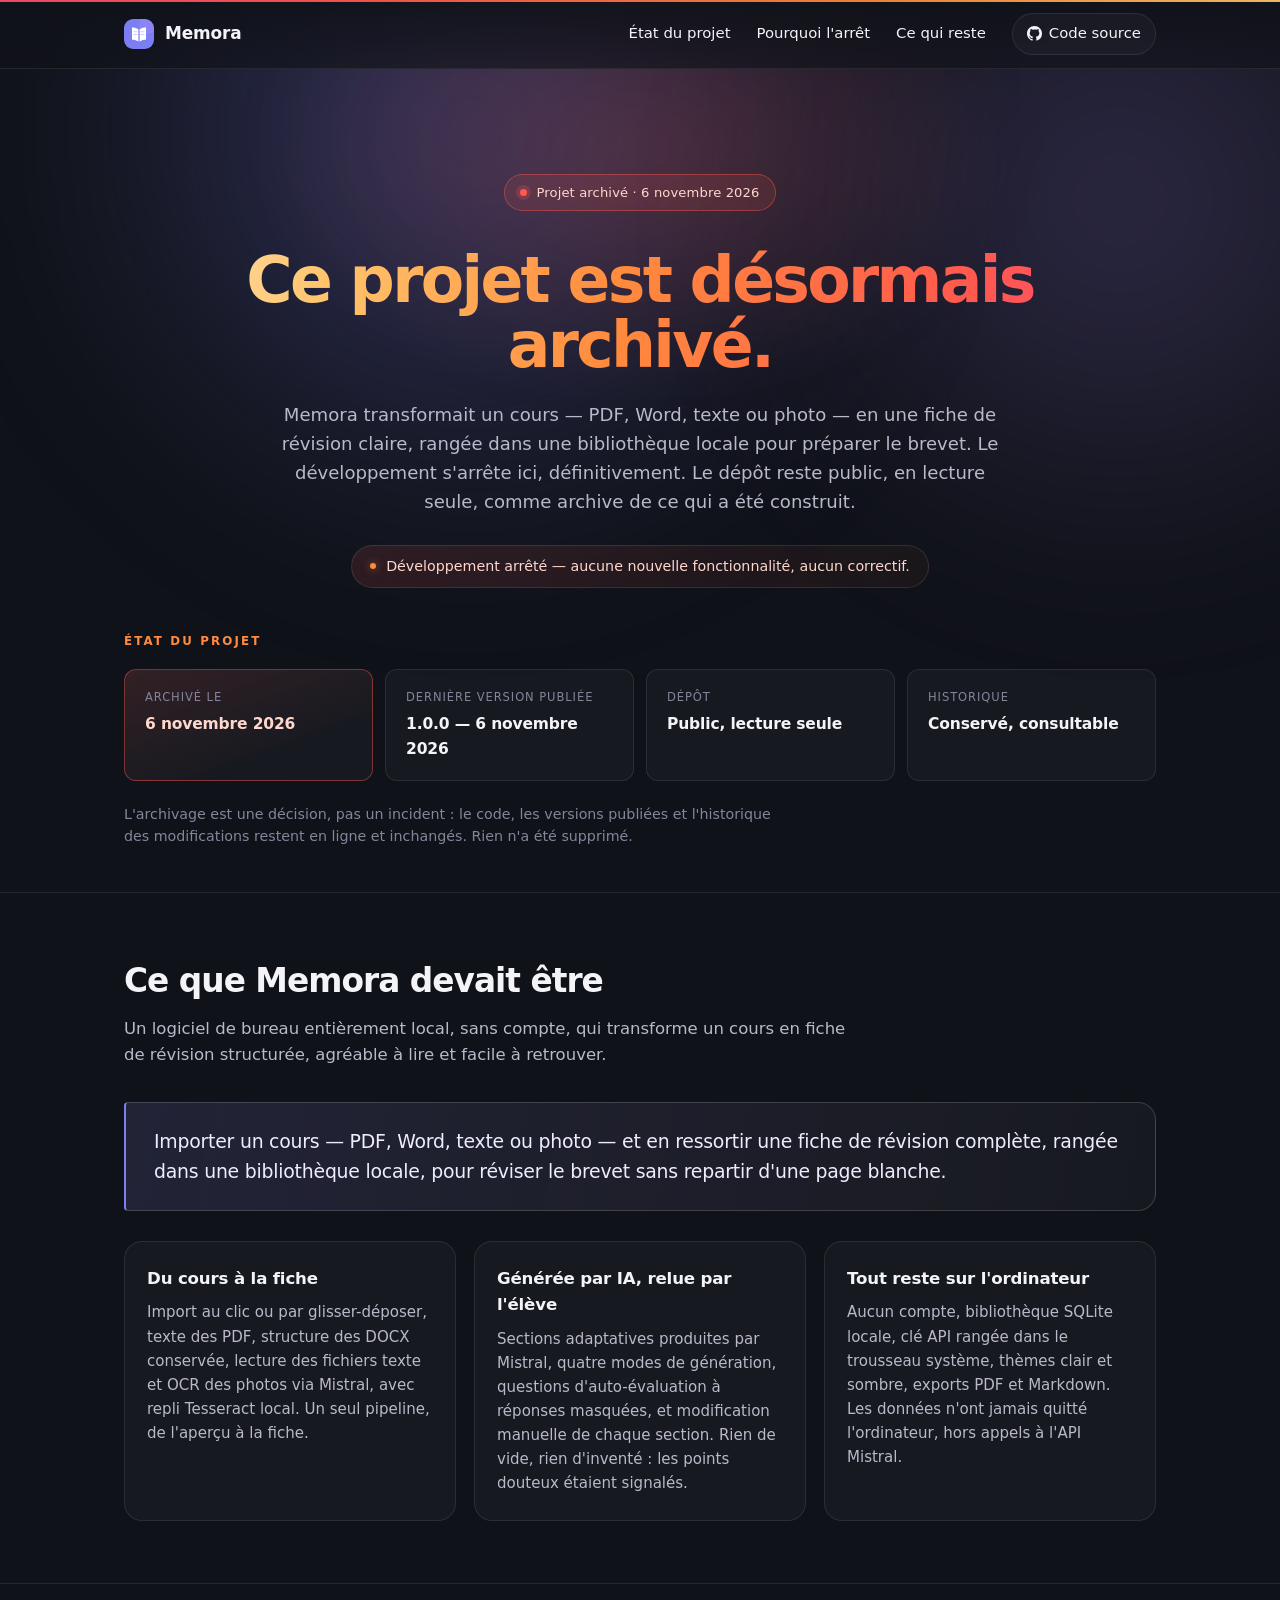
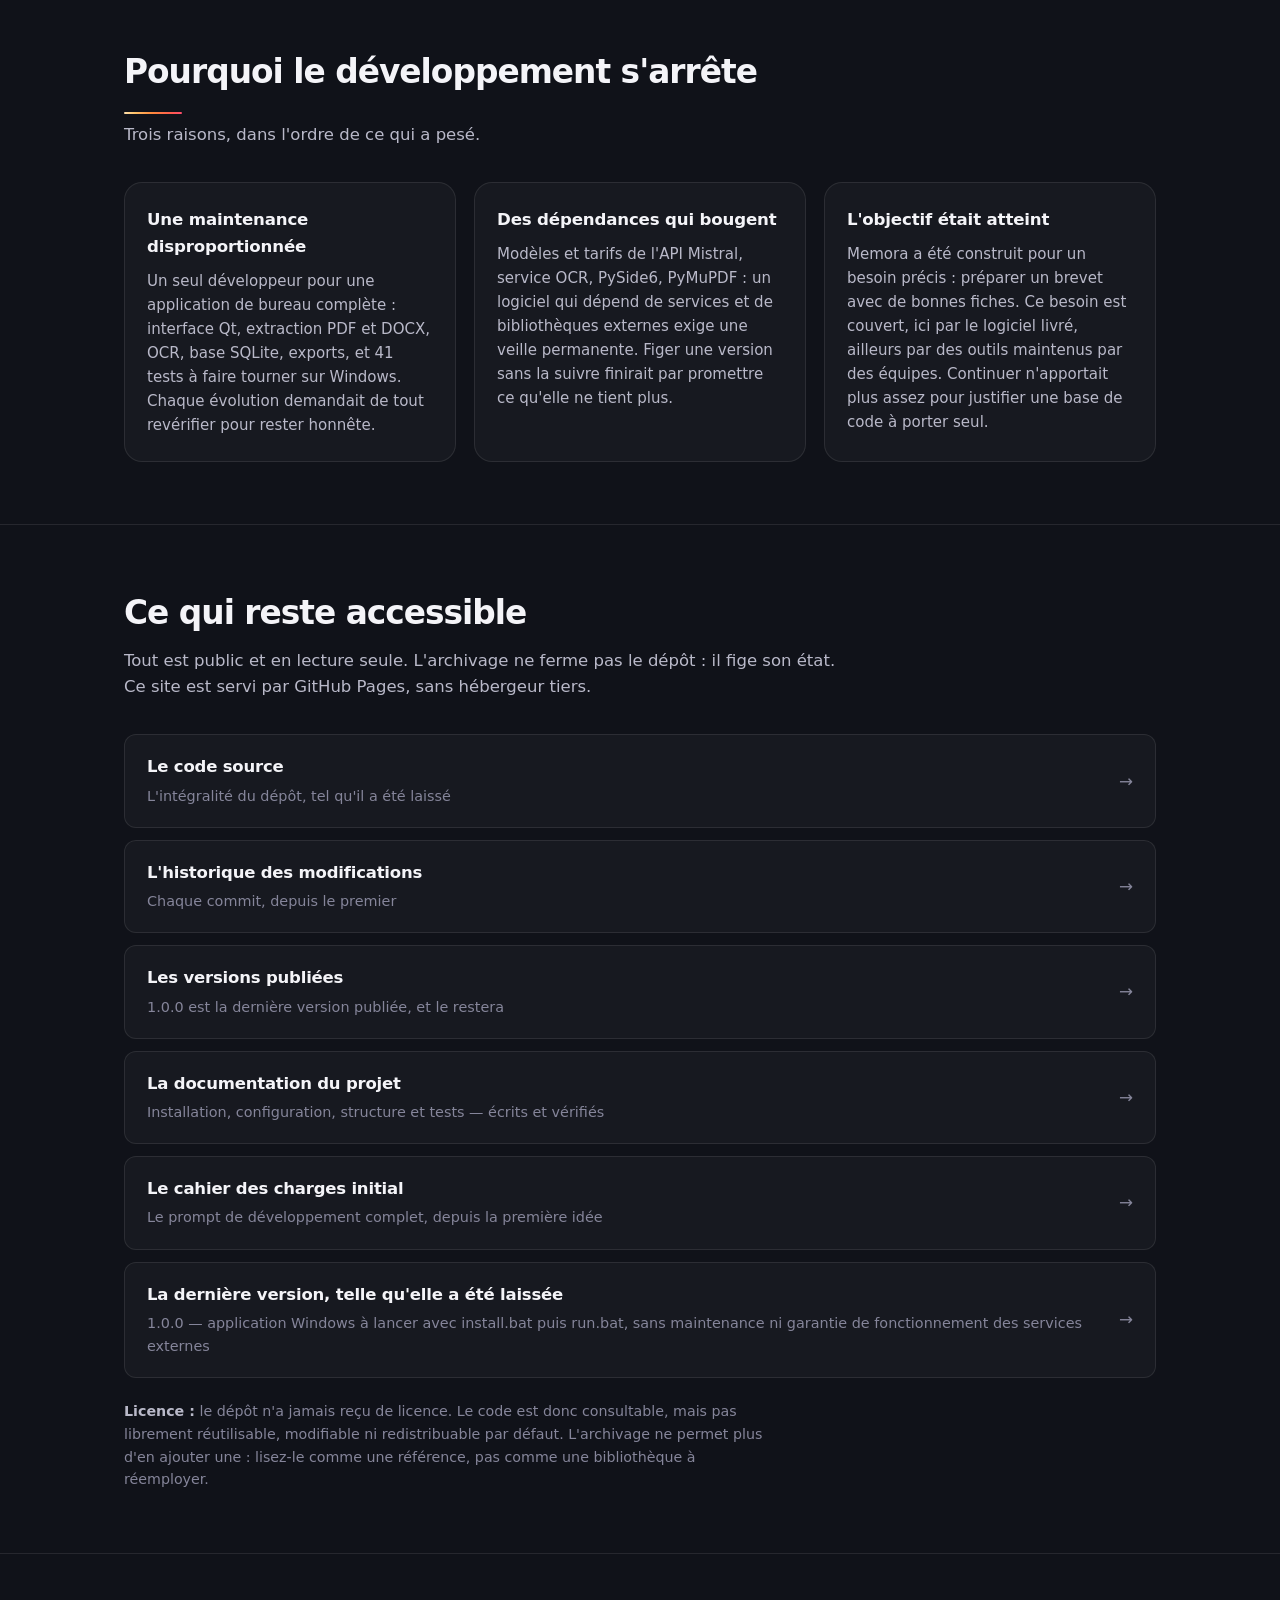
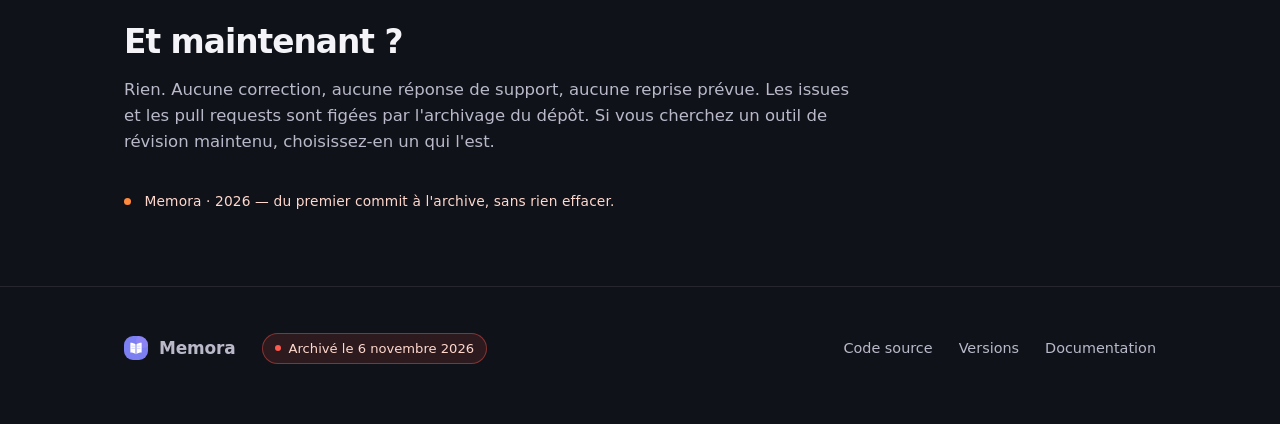
<file: docs/index.html>
<!doctype html>
<html lang="fr">
  <head>
    <meta charset="utf-8" />
    <meta name="viewport" content="width=device-width, initial-scale=1" />
    <title>Memora — projet archivé le 6 novembre 2026</title>
    <meta
      name="description"
      content="Memora, logiciel personnel de révision qui transformait un cours en fiche de révision grâce à l'IA, est archivé. Le développement est définitivement arrêté ; le dépôt reste public, en lecture seule, comme archive de ce qui a été construit."
    />
    <meta name="theme-color" content="#101219" />
    <meta name="color-scheme" content="dark" />
    <link rel="icon" href="favicon.svg" type="image/svg+xml" />
    <meta property="og:type" content="website" />
    <meta property="og:title" content="Memora — projet archivé" />
    <meta
      property="og:description"
      content="Le développement de Memora est arrêté. Le dépôt reste public, en lecture seule, comme archive."
    />
    <meta property="og:url" content="https://louxos.github.io/Memora/" />
    <meta property="og:image" content="https://louxos.github.io/Memora/favicon.svg" />
    <meta name="twitter:card" content="summary" />
    <style>
/* ------------------------------------------------------------------ *
 * Memora — page d'archive publiée (GitHub Pages).
 *
 * Feuille reprise telle quelle des fichiers fournis, adaptée à la charte
 * du projet : nuit presque noire, indigo et violet Memora contrôlés.
 * Aucune ressource distante : ni police, ni script, ni image à charger.
 * ------------------------------------------------------------------ */

:root {
  --bg: #101219;
  --bg-soft: #1a1d2b;
  --panel: rgba(255, 255, 255, 0.032);
  --panel-strong: rgba(255, 255, 255, 0.055);
  --line: rgba(255, 255, 255, 0.09);
  --line-strong: rgba(255, 255, 255, 0.16);
  --ink: #f4f4f8;
  --ink-soft: #b9b9c9;
  --ink-dim: #85859a;
  --violet: #7c7ff2;
  --blue: #a78bfa;
  --violet-soft: rgba(124, 127, 242, 0.16);
  --radius: 18px;
  --radius-sm: 12px;
  --wrap: 1120px;
  --shadow: 0 30px 80px -40px rgba(0, 0, 0, 0.95);
}

* {
  box-sizing: border-box;
}

html {
  scroll-behavior: smooth;
}

body {
  margin: 0;
  background: var(--bg);
  color: var(--ink);
  font-family: "Inter", "Segoe UI", system-ui, -apple-system, "Helvetica Neue", Arial, sans-serif;
  font-size: 16.5px;
  line-height: 1.6;
  -webkit-font-smoothing: antialiased;
  text-rendering: optimizeLegibility;
  overflow-x: hidden;
}

/* Deux halos très larges, posés en fond : la seule « décoration » de la page. */
body::before,
body::after {
  content: "";
  position: fixed;
  z-index: 0;
  pointer-events: none;
  border-radius: 50%;
  filter: blur(90px);
}

body::before {
  top: -320px;
  left: 50%;
  width: 900px;
  height: 900px;
  margin-left: -620px;
  background: radial-gradient(circle, rgba(124, 127, 242, 0.34), transparent 68%);
}

body::after {
  top: -180px;
  right: -220px;
  width: 760px;
  height: 760px;
  background: radial-gradient(circle, rgba(167, 139, 250, 0.22), transparent 70%);
}

.wrap {
  position: relative;
  z-index: 1;
  width: 100%;
  max-width: var(--wrap);
  margin: 0 auto;
  padding: 0 24px;
}

a {
  color: var(--ink);
  text-decoration: none;
}

a:focus-visible,
button:focus-visible {
  outline: 2px solid var(--blue);
  outline-offset: 3px;
  border-radius: 6px;
}

.skip-link {
  position: absolute;
  left: -9999px;
  top: 0;
}

.skip-link:focus {
  left: 16px;
  top: 12px;
  z-index: 20;
  padding: 10px 16px;
  background: var(--panel-strong);
  border: 1px solid var(--line-strong);
  border-radius: var(--radius-sm);
}

/* ------------------------------------------------------------------ *
 * Barre supérieure
 * ------------------------------------------------------------------ */

.topbar {
  position: sticky;
  top: 0;
  z-index: 10;
  backdrop-filter: blur(14px);
  background: linear-gradient(to bottom, rgba(16, 18, 25, 0.92), rgba(16, 18, 25, 0.62));
  border-bottom: 1px solid var(--line);
}

.topbar .wrap {
  display: flex;
  align-items: center;
  gap: 20px;
  height: 68px;
}

.brand {
  display: flex;
  align-items: center;
  gap: 11px;
  font-weight: 650;
  letter-spacing: -0.01em;
  white-space: nowrap;
}

.brand svg {
  width: 30px;
  height: 30px;
  border-radius: 9px;
  flex: none;
}

.brand span {
  font-size: 1.06rem;
}

.topnav {
  display: flex;
  align-items: center;
  gap: 26px;
  margin-left: auto;
  font-size: 0.93rem;
  color: var(--ink-soft);
}

.topnav a:hover {
  color: var(--ink);
}

.topnav .stars {
  display: inline-flex;
  align-items: center;
  gap: 7px;
  padding: 8px 14px;
  border: 1px solid var(--line);
  border-radius: 999px;
  background: var(--panel);
  color: var(--ink);
  transition: border-color 0.16s ease, background 0.16s ease;
}

.topnav .stars:hover {
  border-color: var(--line-strong);
  background: var(--panel-strong);
}

@media (max-width: 760px) {
  .topnav a:not(.stars),
  .topnav .hide-sm {
    display: none;
  }
}

/* ------------------------------------------------------------------ *
 * Héros
 * ------------------------------------------------------------------ */

.hero {
  padding: 76px 0 54px;
  text-align: center;
}

.pill {
  display: inline-flex;
  align-items: center;
  gap: 9px;
  padding: 7px 15px;
  border: 1px solid var(--line);
  border-radius: 999px;
  background: var(--panel);
  color: var(--ink-soft);
  font-size: 0.82rem;
  letter-spacing: 0.01em;
}

.dot {
  width: 7px;
  height: 7px;
  border-radius: 50%;
  background: var(--blue);
  box-shadow: 0 0 0 4px rgba(167, 139, 250, 0.16);
}

h1 {
  margin: 26px auto 0;
  max-width: 20ch;
  font-size: clamp(2.35rem, 6.2vw, 4.15rem);
  line-height: 1.05;
  letter-spacing: -0.035em;
  font-weight: 700;
}

h1 .grad {
  background: linear-gradient(100deg, #d3d4ff 0%, var(--violet) 42%, var(--blue) 92%);
  -webkit-background-clip: text;
  background-clip: text;
  color: transparent;
}

.lede {
  max-width: 62ch;
  margin: 22px auto 0;
  color: var(--ink-soft);
  font-size: clamp(1rem, 2.1vw, 1.14rem);
}

/* ------------------------------------------------------------------ *
 * Le bloc le plus haut de la page : où aller.
 * ------------------------------------------------------------------ */

.gateway {
  position: relative;
  max-width: 780px;
  margin: 42px auto 0;
  padding: 30px 30px 28px;
  text-align: left;
  border: 1px solid var(--line-strong);
  border-radius: 24px;
  background:
    linear-gradient(180deg, rgba(124, 127, 242, 0.1), rgba(124, 127, 242, 0) 55%),
    var(--panel);
  box-shadow: var(--shadow);
  overflow: hidden;
}

.gateway::before {
  content: "";
  position: absolute;
  inset: 0 0 auto 0;
  height: 1px;
  background: linear-gradient(90deg, transparent, rgba(124, 127, 242, 0.85), rgba(167, 139, 250, 0.6), transparent);
}

.gateway h2 {
  margin: 0 0 6px;
  font-size: 1.32rem;
  letter-spacing: -0.02em;
}

.gateway .hint {
  margin: 0 0 20px;
  color: var(--ink-soft);
  font-size: 0.97rem;
}

.urlbox {
  display: flex;
  align-items: center;
  gap: 10px;
  padding: 6px 6px 6px 16px;
  border: 1px solid var(--line);
  border-radius: 14px;
  background: rgba(0, 0, 0, 0.42);
}

.urlbox code {
  flex: 1;
  min-width: 0;
  overflow: hidden;
  text-overflow: ellipsis;
  white-space: nowrap;
  font-family: "Cascadia Mono", "JetBrains Mono", ui-monospace, SFMono-Regular, Menlo, monospace;
  font-size: 0.92rem;
  color: #dedeff;
}

.copy {
  flex: none;
  padding: 10px 15px;
  border: 1px solid var(--line-strong);
  border-radius: 10px;
  background: var(--panel-strong);
  color: var(--ink);
  font: inherit;
  font-size: 0.86rem;
  cursor: pointer;
  transition: background 0.16s ease, border-color 0.16s ease;
}

.copy:hover {
  background: rgba(255, 255, 255, 0.1);
}

.actions {
  display: flex;
  flex-wrap: wrap;
  gap: 14px;
  margin-top: 20px;
}

.btn {
  display: inline-flex;
  align-items: center;
  justify-content: center;
  gap: 10px;
  padding: 15px 24px;
  border-radius: 14px;
  font-weight: 620;
  font-size: 1rem;
  letter-spacing: -0.01em;
  border: 1px solid transparent;
  transition: transform 0.16s ease, box-shadow 0.16s ease, background 0.16s ease;
}

.btn-primary {
  background: linear-gradient(100deg, var(--violet), var(--blue));
  color: #fff;
  box-shadow: 0 18px 44px -22px rgba(124, 127, 242, 0.95);
}

.btn-primary:hover {
  transform: translateY(-1px);
  box-shadow: 0 22px 52px -20px rgba(124, 127, 242, 1);
}

.btn-ghost {
  border-color: var(--line-strong);
  background: var(--panel);
  color: var(--ink);
}

.btn-ghost:hover {
  background: var(--panel-strong);
}

.btn[aria-disabled="true"] {
  opacity: 0.55;
  cursor: not-allowed;
  box-shadow: none;
}

.btn[aria-disabled="true"]:hover {
  transform: none;
}

.footnote {
  margin: 18px 0 0;
  color: var(--ink-dim);
  font-size: 0.86rem;
}

.footnote strong {
  color: var(--ink-soft);
  font-weight: 600;
}

/* ------------------------------------------------------------------ *
 * Sections
 * ------------------------------------------------------------------ */

section {
  padding: 62px 0;
  border-top: 1px solid var(--line);
}

section.noborder {
  border-top: 0;
}

h2.section {
  margin: 0 0 8px;
  font-size: clamp(1.5rem, 3.6vw, 2.05rem);
  letter-spacing: -0.03em;
}

.sub {
  margin: 0 0 34px;
  max-width: 70ch;
  color: var(--ink-soft);
}

.grid {
  display: grid;
  gap: 18px;
  grid-template-columns: repeat(auto-fit, minmax(260px, 1fr));
}

.card {
  padding: 24px 22px;
  border: 1px solid var(--line);
  border-radius: var(--radius);
  background: var(--panel);
}

.card h3 {
  margin: 0 0 8px;
  font-size: 1.04rem;
  letter-spacing: -0.01em;
}

.card p {
  margin: 0;
  color: var(--ink-soft);
  font-size: 0.94rem;
}

.icon {
  display: inline-flex;
  align-items: center;
  justify-content: center;
  width: 38px;
  height: 38px;
  margin-bottom: 14px;
  border-radius: 11px;
  border: 1px solid var(--line-strong);
  background: var(--violet-soft);
  color: var(--ink);
}

.icon svg {
  width: 19px;
  height: 19px;
}

.flow {
  counter-reset: step;
  display: grid;
  gap: 16px;
  grid-template-columns: repeat(auto-fit, minmax(240px, 1fr));
  margin: 0;
  padding: 0;
  list-style: none;
}

.flow li {
  position: relative;
  padding: 20px 22px 20px 62px;
  border: 1px solid var(--line);
  border-radius: var(--radius);
  background: var(--panel);
  color: var(--ink-soft);
  font-size: 0.95rem;
}

.flow li::before {
  counter-increment: step;
  content: counter(step);
  position: absolute;
  left: 20px;
  top: 19px;
  width: 28px;
  height: 28px;
  display: grid;
  place-items: center;
  border-radius: 9px;
  border: 1px solid var(--line-strong);
  background: var(--violet-soft);
  color: var(--ink);
  font-size: 0.86rem;
  font-weight: 640;
}

.flow strong {
  display: block;
  color: var(--ink);
  font-weight: 620;
  margin-bottom: 3px;
}

table {
  width: 100%;
  border-collapse: collapse;
  border: 1px solid var(--line);
  border-radius: var(--radius);
  overflow: hidden;
  font-size: 0.94rem;
}

th,
td {
  padding: 14px 16px;
  text-align: left;
  border-bottom: 1px solid var(--line);
  vertical-align: top;
}

th {
  background: var(--panel-strong);
  font-weight: 620;
  font-size: 0.86rem;
  letter-spacing: 0.03em;
  text-transform: uppercase;
  color: var(--ink-soft);
}

tbody tr:last-child td {
  border-bottom: 0;
}

td code,
.codewrap code {
  font-family: "Cascadia Mono", "JetBrains Mono", ui-monospace, SFMono-Regular, Menlo, monospace;
  font-size: 0.87rem;
  color: #dedeff;
}

.badge {
  display: inline-flex;
  align-items: center;
  gap: 6px;
  padding: 3px 10px;
  border-radius: 999px;
  border: 1px solid var(--line-strong);
  font-size: 0.78rem;
  color: var(--ink-soft);
  white-space: nowrap;
}

.badge.ok {
  border-color: rgba(167, 139, 250, 0.4);
  background: rgba(167, 139, 250, 0.1);
  color: #cfe6ff;
}

.badge.warn {
  border-color: rgba(255, 190, 92, 0.36);
  background: rgba(255, 190, 92, 0.09);
  color: #ffe0ad;
}

.badge.no {
  border-color: rgba(255, 255, 255, 0.14);
  color: var(--ink-dim);
}

.callout {
  margin: 26px 0 0;
  padding: 20px 22px;
  border: 1px solid rgba(255, 190, 92, 0.28);
  border-left: 3px solid #ffbe5c;
  border-radius: var(--radius-sm);
  background: rgba(255, 190, 92, 0.06);
  color: var(--ink-soft);
  font-size: 0.94rem;
}

.callout strong {
  color: #ffe0ad;
}

.codewrap {
  margin: 0;
  padding: 18px 20px;
  border: 1px solid var(--line);
  border-radius: var(--radius-sm);
  background: rgba(0, 0, 0, 0.42);
  overflow-x: auto;
  font-size: 0.9rem;
  color: var(--ink-soft);
}

.links {
  display: flex;
  flex-wrap: wrap;
  gap: 10px 22px;
  margin: 22px 0 0;
  padding: 0;
  list-style: none;
  font-size: 0.95rem;
}

.links a {
  color: #d3d4ff;
}

.links a:hover {
  color: #fff;
}

/* ------------------------------------------------------------------ *
 * Pied de page
 * ------------------------------------------------------------------ */

footer {
  padding: 46px 0 60px;
  border-top: 1px solid var(--line);
  color: var(--ink-dim);
  font-size: 0.9rem;
}

footer .wrap {
  display: flex;
  flex-wrap: wrap;
  align-items: center;
  gap: 14px 26px;
}

footer .brand {
  color: var(--ink-soft);
}

footer .brand svg {
  width: 24px;
  height: 24px;
}

footer .spacer {
  flex: 1 1 40px;
}

footer a {
  color: var(--ink-soft);
}

footer a:hover {
  color: var(--ink);
}

/* Respecte les personnes qui ont demandé moins d'animation. */
@media (prefers-reduced-motion: reduce) {
  html {
    scroll-behavior: auto;
  }

  .btn {
    transition: none;
  }
}

/* ------------------------------------------------------------------ *
 * Page 404
 *
 * Servie par GitHub Pages à la place de n'importe quelle adresse
 * inconnue. Elle reprend la charte et les composants de la page
 * d'accueil ; seules la largeur et les titres changent.
 * ------------------------------------------------------------------ */

.notfound main {
  max-width: 780px;
  padding: 80px 24px 40px;
}

.notfound h1 {
  margin: 18px 0 0;
  font-size: clamp(1.9rem, 4.6vw, 2.8rem);
  line-height: 1.08;
  letter-spacing: -0.03em;
}

.notfound .lede {
  margin-left: 0;
  margin-right: 0;
  max-width: 56ch;
}

.notfound .gateway {
  margin-top: 34px;
}

.notfound .footnote {
  margin-top: 26px;
  max-width: 62ch;
}

.notfound footer {
  margin-top: 40px;
  padding-top: 28px;
}

.notfound footer .wrap {
  gap: 14px 22px;
}

@media (max-width: 560px) {
  .notfound main {
    padding-top: 52px;
  }
}

/* ------------------------------------------------------------------ *
 * Page d'archive
 *
 * Même charte que l'ancienne page d'accueil, mais une seule intention :
 * dire clairement que le projet est terminé, et où trouver le code.
 * Rien à installer, rien à essayer, aucune promesse.
 * ------------------------------------------------------------------ */

.archive {
  --wrap: 1080px;
}

.archive-hero {
  padding: 92px 0 34px;
  border-top: 0;
  text-align: center;
}

.archive-hero h1 {
  max-width: 22ch;
  margin: 24px auto 0;
  font-size: clamp(2.2rem, 5.8vw, 3.95rem);
  line-height: 1.02;
  letter-spacing: -0.042em;
}

.archive-hero .lede {
  max-width: 64ch;
  margin-top: 24px;
  font-size: clamp(1rem, 2.1vw, 1.13rem);
}

.pill .dot {
  background: var(--violet);
  box-shadow: 0 0 0 4px rgba(124, 127, 242, 0.18);
}

.status-line {
  display: inline-flex;
  align-items: center;
  gap: 10px;
  margin: 28px 0 0;
  padding: 9px 18px;
  border: 1px solid var(--line);
  border-radius: 999px;
  background: rgba(0, 0, 0, 0.28);
  color: var(--ink-soft);
  font-size: 0.89rem;
}

.status-dot {
  width: 6px;
  height: 6px;
  border-radius: 50%;
  background: var(--ink-dim);
  flex: none;
}

.section-label {
  margin: 0 0 18px;
  font-size: 0.74rem;
  font-weight: 620;
  letter-spacing: 0.18em;
  text-transform: uppercase;
  color: var(--ink-dim);
}

.facts-wrap {
  padding: 10px 24px 44px;
  border-top: 0;
}

.facts {
  display: grid;
  gap: 12px;
  grid-template-columns: repeat(4, minmax(0, 1fr));
  margin: 0;
}

.fact {
  padding: 18px 20px;
  border: 1px solid var(--line);
  border-radius: var(--radius-sm);
  background: var(--panel);
}

.fact dt {
  margin: 0 0 6px;
  font-size: 0.72rem;
  letter-spacing: 0.08em;
  text-transform: uppercase;
  color: var(--ink-dim);
}

.fact dd {
  margin: 0;
  font-size: 0.97rem;
  font-weight: 560;
  letter-spacing: -0.01em;
  color: var(--ink);
}

.note {
  margin: 22px 0 0;
  max-width: 72ch;
  color: var(--ink-dim);
  font-size: 0.89rem;
}

.note strong {
  color: var(--ink-soft);
  font-weight: 620;
}

.quote {
  margin: 0 0 30px;
  padding: 24px 28px;
  border: 1px solid var(--line-strong);
  border-left: 2px solid var(--violet);
  border-radius: 4px var(--radius) var(--radius) 4px;
  background:
    linear-gradient(100deg, rgba(124, 127, 242, 0.11), rgba(167, 139, 250, 0.04) 60%, transparent),
    var(--panel);
  font-size: clamp(1.02rem, 2.2vw, 1.18rem);
  line-height: 1.55;
  letter-spacing: -0.012em;
  color: #eeedff;
}

.archive-links {
  display: grid;
  gap: 12px;
  margin: 0;
  padding: 0;
  list-style: none;
}

.archive-links a {
  display: grid;
  grid-template-columns: 1fr auto;
  align-items: center;
  gap: 4px 22px;
  padding: 19px 22px;
  border: 1px solid var(--line);
  border-radius: var(--radius-sm);
  background: var(--panel);
  transition: border-color 0.18s ease, background 0.18s ease, transform 0.18s ease;
}

.archive-links a:hover {
  border-color: var(--line-strong);
  background: var(--panel-strong);
  transform: translateX(2px);
}

.archive-links .label {
  font-weight: 600;
  letter-spacing: -0.012em;
}

.archive-links .detail {
  grid-column: 1 / 2;
  color: var(--ink-dim);
  font-size: 0.9rem;
}

.archive-links .arrow {
  grid-row: 1 / span 2;
  grid-column: 2 / 3;
  color: var(--ink-dim);
  font-size: 1.05rem;
  transition: color 0.18s ease, transform 0.18s ease;
}

.archive-links a:hover .arrow {
  color: var(--ink);
  transform: translateX(3px);
}

.closing {
  padding-bottom: 74px;
}

.closing .sub {
  margin-bottom: 0;
}

.signature {
  margin: 34px 0 0;
  color: var(--ink-dim);
  font-size: 0.86rem;
  letter-spacing: 0.01em;
}

/* Entrée discrète : le contenu se pose, il ne « flashe » pas. */
@keyframes df-rise {
  from {
    opacity: 0;
    transform: translateY(12px);
  }
  to {
    opacity: 1;
    transform: none;
  }
}

.archive-hero .wrap > * {
  animation: df-rise 0.62s cubic-bezier(0.22, 0.72, 0.2, 1) both;
}

.archive-hero .wrap > *:nth-child(2) {
  animation-delay: 0.06s;
}

.archive-hero .wrap > *:nth-child(3) {
  animation-delay: 0.14s;
}

.archive-hero .wrap > *:nth-child(4) {
  animation-delay: 0.22s;
}

@media (max-width: 860px) {
  .facts {
    grid-template-columns: repeat(2, minmax(0, 1fr));
  }
}

@media (max-width: 620px) {
  .archive-hero {
    padding: 60px 0 28px;
  }

  .facts {
    grid-template-columns: 1fr;
  }

  .quote {
    padding: 20px 20px;
  }

  .archive-links a {
    grid-template-columns: 1fr;
    padding: 17px 18px;
  }

  .archive-links .arrow {
    display: none;
  }

  .note {
    font-size: 0.86rem;
  }
}

@media (prefers-reduced-motion: reduce) {
  .archive-hero .wrap > * {
    animation: none;
  }

  .archive-links a,
  .archive-links .arrow {
    transition: none;
  }
}

/* ------------------------------------------------------------------ *
 * Fermeture
 *
 * Le projet est arrêté : la page le dit en rouge et en orange. Ces
 * couleurs ne remplacent pas celles de Memora (le logo garde son
 * indigo et son violet) : elles marquent l'état, comme un sceau posé sur
 * une page. Elles restent rares — un filet, un titre, trois détails —
 * pour que la page reste une archive soignée, pas une alerte.
 * ------------------------------------------------------------------ */

:root {
  --closed: #ff5a4d;
  --ember: #ff8a3d;
  --amber: #ffc46b;
  --closed-soft: rgba(255, 90, 77, 0.12);
  --closed-line: rgba(255, 90, 77, 0.42);
  --closed-ink: #ffd8cd;
  --closed-gradient: linear-gradient(100deg, #ffe0b0 0%, var(--amber) 18%, var(--ember) 48%, var(--closed) 82%, #ff4d6d 100%);
}

/* Un filet chaud en haut de page : la première chose qu'on voit. */
.topbar {
  position: sticky;
}

.topbar::before {
  content: "";
  position: absolute;
  inset: 0 0 auto 0;
  height: 2px;
  background: linear-gradient(90deg, #ff4d6d, var(--closed) 30%, var(--ember) 68%, var(--amber));
  opacity: 0.92;
}

/* Le halo du héros vire au rouge : la page est « éteinte », pas « en panne ». */
.archive-hero {
  position: relative;
}

.archive-hero::before {
  content: "";
  position: absolute;
  z-index: 0;
  top: -180px;
  left: 50%;
  width: 820px;
  height: 520px;
  margin-left: -410px;
  border-radius: 50%;
  background: radial-gradient(ellipse, rgba(255, 90, 77, 0.2), transparent 66%);
  filter: blur(30px);
  pointer-events: none;
}

.archive .pill {
  border-color: var(--closed-line);
  background: var(--closed-soft);
  color: var(--closed-ink);
}

.archive .pill .dot {
  background: var(--closed);
  box-shadow: 0 0 0 4px rgba(255, 90, 77, 0.2);
  animation: df-pulse 3.6s ease-in-out infinite;
}

@keyframes df-pulse {
  0%,
  100% {
    box-shadow: 0 0 0 4px rgba(255, 90, 77, 0.18);
  }
  50% {
    box-shadow: 0 0 0 7px rgba(255, 90, 77, 0.06);
  }
}

/* Le titre : le seul endroit où le dégradé chaud est pleinement assumé. */
.archive-hero h1 {
  background: var(--closed-gradient);
  -webkit-background-clip: text;
  background-clip: text;
  color: transparent;
  /* Repli lisible si le dégradé de texte n'est pas pris en charge. */
  -webkit-text-fill-color: transparent;
}

@supports not ((-webkit-background-clip: text) or (background-clip: text)) {
  .archive-hero h1 {
    background: none;
    color: var(--closed-ink);
    -webkit-text-fill-color: currentColor;
  }
}

.archive .status-line {
  border-color: rgba(255, 255, 255, 0.1);
  background: linear-gradient(100deg, rgba(255, 90, 77, 0.12), rgba(255, 138, 61, 0.04));
  color: var(--closed-ink);
}

.archive .status-dot {
  background: var(--ember);
  box-shadow: 0 0 8px rgba(255, 138, 61, 0.55);
}

/* L'état, en tête du tableau des faits : la date d'archivage est un fait chaud. */
.archive #etat .section-label {
  color: var(--ember);
}

.archive .facts .fact:first-child {
  border-color: var(--closed-line);
  background: linear-gradient(160deg, var(--closed-soft), transparent 70%), var(--panel);
}

.archive .facts .fact:first-child dd {
  color: var(--closed-ink);
}

/* Les raisons de l'arrêt : un trait chaud, rien de plus. */
.archive #raisons h2.section::after {
  content: "";
  display: block;
  width: 58px;
  height: 2px;
  margin-top: 14px;
  border-radius: 2px;
  background: var(--closed-gradient);
}

/* Fin de page : la signature prend la couleur de la décision. */
.archive .closing .signature {
  color: var(--closed-ink);
}

.archive .closing .signature::before {
  content: "";
  display: inline-block;
  width: 7px;
  height: 7px;
  margin-right: 9px;
  border-radius: 50%;
  background: var(--ember);
  vertical-align: 1px;
}

.archive footer .closed {
  display: inline-flex;
  align-items: center;
  gap: 8px;
  padding: 4px 12px;
  border: 1px solid var(--closed-line);
  border-radius: 999px;
  background: var(--closed-soft);
  color: var(--closed-ink);
  font-size: 0.82rem;
}

.archive footer .closed::before {
  content: "";
  width: 6px;
  height: 6px;
  border-radius: 50%;
  background: var(--closed);
}

/* La page 404 rappelle la fermeture, discrètement. */
.notfound footer .closed {
  color: var(--closed-ink);
}

@media (prefers-reduced-motion: reduce) {
  .archive .pill .dot {
    animation: none;
  }
}
    </style>
  </head>
  <body class="archive">
    <a class="skip-link" href="#archive">Aller au contenu</a>

    <header class="topbar">
      <div class="wrap">
        <a class="brand" href="#archive">
          <svg xmlns="http://www.w3.org/2000/svg" viewBox="0 0 64 64" width="64" height="64" aria-hidden="true" focusable="false">
  <rect width="64" height="64" rx="16" fill="#7c7ff2"/>
  <circle cx="51" cy="13" r="19" fill="#a78bfa" opacity=".38"/>
  <path d="M32 22.5 C27.7 19.3 22.8 18 17 18 V44 C22.8 44 27.7 45.3 32 48.5 C36.3 45.3 41.2 44 47 44 V18 C41.2 18 36.3 19.3 32 22.5 Z" fill="#fff"/>
  <path d="M32 22.5 V48.5" fill="none" stroke="#7c7ff2" stroke-width="2.6" stroke-linecap="round"/>
  <path d="M21 27 H28 M21 33 H28 M36 27 H43 M36 33 H43" fill="none" stroke="#c9cbfb" stroke-width="2.2" stroke-linecap="round"/>
</svg>
          <span>Memora</span>
        </a>
        <nav class="topnav" aria-label="Liens du projet">
          <a href="#etat">État du projet</a>
          <a class="hide-sm" href="#raisons">Pourquoi l'arrêt</a>
          <a class="hide-sm" href="#acces">Ce qui reste</a>
          <a class="stars" href="https://github.com/Louxos/Memora">
            <svg width="15" height="15" viewBox="0 0 16 16" fill="currentColor" aria-hidden="true">
              <path
                d="M8 0C3.58 0 0 3.58 0 8c0 3.54 2.29 6.53 5.47 7.59.4.07.55-.17.55-.38 0-.19-.01-.82-.01-1.49-2.01.37-2.53-.49-2.69-.94-.09-.23-.48-.94-.82-1.13-.28-.15-.68-.52-.01-.53.63-.01 1.08.58 1.23.82.72 1.21 1.87.87 2.33.66.07-.52.28-.87.51-1.07-1.78-.2-3.64-.89-3.64-3.95 0-.87.31-1.59.82-2.15-.08-.2-.36-1.02.08-2.12 0 0 .67-.21 2.2.82a7.42 7.42 0 0 1 2-.27c.68 0 1.36.09 2 .27 1.53-1.04 2.2-.82 2.2-.82.44 1.1.16 1.92.08 2.12.51.56.82 1.27.82 2.15 0 3.07-1.87 3.75-3.65 3.95.29.25.54.73.54 1.48 0 1.07-.01 1.93-.01 2.2 0 .21.15.46.55.38A7.995 7.995 0 0 0 16 8c0-4.42-3.58-8-8-8Z"
              />
            </svg>
            Code source
          </a>
        </nav>
      </div>
    </header>

    <main id="archive">
      <!-- ------------------------------------------------------------------ *
           Le titre, la date, et l'état. Une page d'archive doit se lire en
           trois secondes : c'est fini, voici quand, voici où est le code.
           ------------------------------------------------------------------ -->
      <section class="archive-hero">
        <div class="wrap">
          <p class="pill">
            <span class="dot" aria-hidden="true"></span>
            Projet archivé · 6 novembre 2026
          </p>
          <h1>Ce projet est désormais archivé.</h1>
          <p class="lede">
            Memora transformait un cours — PDF, Word, texte ou photo — en une fiche de révision
            claire, rangée dans une bibliothèque locale pour préparer le brevet. Le développement
            s'arrête ici, définitivement. Le dépôt reste public, en lecture seule, comme archive de
            ce qui a été construit.
          </p>
          <p class="status-line">
            <span class="status-dot" aria-hidden="true"></span>
            Développement arrêté — aucune nouvelle fonctionnalité, aucun correctif.
          </p>
        </div>
      </section>

      <section id="etat" class="wrap facts-wrap" aria-labelledby="titre-etat">
        <h2 class="section-label" id="titre-etat">État du projet</h2>
        <dl class="facts">
          <div class="fact">
            <dt>Archivé le</dt>
            <dd>6 novembre 2026</dd>
          </div>
          <div class="fact">
            <dt>Dernière version publiée</dt>
            <dd>1.0.0 — 6 novembre 2026</dd>
          </div>
          <div class="fact">
            <dt>Dépôt</dt>
            <dd>Public, lecture seule</dd>
          </div>
          <div class="fact">
            <dt>Historique</dt>
            <dd>Conservé, consultable</dd>
          </div>
        </dl>
        <p class="note">
          L'archivage est une décision, pas un incident : le code, les versions publiées et
          l'historique des modifications restent en ligne et inchangés. Rien n'a été supprimé.
        </p>
      </section>

      <!-- ------------------------------------------------------------------ *
           L'objectif initial, dit simplement.
           ------------------------------------------------------------------ -->
      <section id="objectif">
        <div class="wrap">
          <h2 class="section">Ce que Memora devait être</h2>
          <p class="sub">
            Un logiciel de bureau entièrement local, sans compte, qui transforme un cours en fiche
            de révision structurée, agréable à lire et facile à retrouver.
          </p>

          <blockquote class="quote">
            Importer un cours — PDF, Word, texte ou photo — et en ressortir une fiche de révision
            complète, rangée dans une bibliothèque locale, pour réviser le brevet sans repartir
            d'une page blanche.
          </blockquote>

          <div class="grid">
            <div class="card">
              <h3>Du cours à la fiche</h3>
              <p>
                Import au clic ou par glisser-déposer, texte des PDF, structure des DOCX conservée,
                lecture des fichiers texte et OCR des photos via Mistral, avec repli Tesseract
                local. Un seul pipeline, de l'aperçu à la fiche.
              </p>
            </div>
            <div class="card">
              <h3>Générée par IA, relue par l'élève</h3>
              <p>
                Sections adaptatives produites par Mistral, quatre modes de génération, questions
                d'auto-évaluation à réponses masquées, et modification manuelle de chaque section.
                Rien de vide, rien d'inventé : les points douteux étaient signalés.
              </p>
            </div>
            <div class="card">
              <h3>Tout reste sur l'ordinateur</h3>
              <p>
                Aucun compte, bibliothèque SQLite locale, clé API rangée dans le trousseau système,
                thèmes clair et sombre, exports PDF et Markdown. Les données n'ont jamais quitté
                l'ordinateur, hors appels à l'API Mistral.
              </p>
            </div>
          </div>
        </div>
      </section>

      <!-- ------------------------------------------------------------------ *
           Pourquoi, sans détour et sans reproche.
           ------------------------------------------------------------------ -->
      <section id="raisons">
        <div class="wrap">
          <h2 class="section">Pourquoi le développement s'arrête</h2>
          <p class="sub">
            Trois raisons, dans l'ordre de ce qui a pesé.
          </p>
          <div class="grid">
            <div class="card">
              <h3>Une maintenance disproportionnée</h3>
              <p>
                Un seul développeur pour une application de bureau complète : interface Qt,
                extraction PDF et DOCX, OCR, base SQLite, exports, et 41 tests à faire tourner sur
                Windows. Chaque évolution demandait de tout revérifier pour rester honnête.
              </p>
            </div>
            <div class="card">
              <h3>Des dépendances qui bougent</h3>
              <p>
                Modèles et tarifs de l'API Mistral, service OCR, PySide6, PyMuPDF : un logiciel qui
                dépend de services et de bibliothèques externes exige une veille permanente. Figer
                une version sans la suivre finirait par promettre ce qu'elle ne tient plus.
              </p>
            </div>
            <div class="card">
              <h3>L'objectif était atteint</h3>
              <p>
                Memora a été construit pour un besoin précis : préparer un brevet avec de bonnes
                fiches. Ce besoin est couvert, ici par le logiciel livré, ailleurs par des outils
                maintenus par des équipes. Continuer n'apportait plus assez pour justifier une base
                de code à porter seul.
              </p>
            </div>
          </div>
        </div>
      </section>

      <!-- ------------------------------------------------------------------ *
           Où trouver le code, l'histoire, et l'application telle quelle.
           ------------------------------------------------------------------ -->
      <section id="acces">
        <div class="wrap">
          <h2 class="section">Ce qui reste accessible</h2>
          <p class="sub">
            Tout est public et en lecture seule. L'archivage ne ferme pas le dépôt : il fige son
            état. Ce site est servi par GitHub Pages, sans hébergeur tiers.
          </p>

          <ul class="archive-links">
            <li>
              <a href="https://github.com/Louxos/Memora">
                <span class="label">Le code source</span>
                <span class="detail">L'intégralité du dépôt, tel qu'il a été laissé</span>
                <span class="arrow" aria-hidden="true">→</span>
              </a>
            </li>
            <li>
              <a href="https://github.com/Louxos/Memora/commits/main">
                <span class="label">L'historique des modifications</span>
                <span class="detail">Chaque commit, depuis le premier</span>
                <span class="arrow" aria-hidden="true">→</span>
              </a>
            </li>
            <li>
              <a href="https://github.com/Louxos/Memora/releases">
                <span class="label">Les versions publiées</span>
                <span class="detail">1.0.0 est la dernière version publiée, et le restera</span>
                <span class="arrow" aria-hidden="true">→</span>
              </a>
            </li>
            <li>
              <a href="https://github.com/Louxos/Memora#readme">
                <span class="label">La documentation du projet</span>
                <span class="detail">Installation, configuration, structure et tests — écrits et vérifiés</span>
                <span class="arrow" aria-hidden="true">→</span>
              </a>
            </li>
            <li>
              <a href="https://github.com/Louxos/Memora/blob/main/prompt">
                <span class="label">Le cahier des charges initial</span>
                <span class="detail">Le prompt de développement complet, depuis la première idée</span>
                <span class="arrow" aria-hidden="true">→</span>
              </a>
            </li>
            <li>
              <a href="https://github.com/Louxos/Memora/releases/tag/v1.0.0">
                <span class="label">La dernière version, telle qu'elle a été laissée</span>
                <span class="detail">
                  1.0.0 — application Windows à lancer avec install.bat puis run.bat,
                  sans maintenance ni garantie de fonctionnement des services externes
                </span>
                <span class="arrow" aria-hidden="true">→</span>
              </a>
            </li>
          </ul>

          <p class="note">
            <strong>Licence :</strong> le dépôt n'a jamais reçu de licence. Le code est donc
            consultable, mais pas librement réutilisable, modifiable ni redistribuable par défaut.
            L'archivage ne permet plus d'en ajouter une : lisez-le comme une référence, pas comme
            une bibliothèque à réemployer.
          </p>
        </div>
      </section>

      <section id="suite" class="closing">
        <div class="wrap">
          <h2 class="section">Et maintenant ?</h2>
          <p class="sub">
            Rien. Aucune correction, aucune réponse de support, aucune reprise prévue. Les issues et
            les pull requests sont figées par l'archivage du dépôt. Si vous cherchez un outil de
            révision maintenu, choisissez-en un qui l'est.
          </p>
          <p class="signature">
            Memora · 2026 — du premier commit à l'archive, sans rien effacer.
          </p>
        </div>
      </section>
    </main>

    <footer>
      <div class="wrap">
        <span class="brand"><svg xmlns="http://www.w3.org/2000/svg" viewBox="0 0 64 64" width="64" height="64" aria-hidden="true" focusable="false">
  <rect width="64" height="64" rx="16" fill="#7c7ff2"/>
  <circle cx="51" cy="13" r="19" fill="#a78bfa" opacity=".38"/>
  <path d="M32 22.5 C27.7 19.3 22.8 18 17 18 V44 C22.8 44 27.7 45.3 32 48.5 C36.3 45.3 41.2 44 47 44 V18 C41.2 18 36.3 19.3 32 22.5 Z" fill="#fff"/>
  <path d="M32 22.5 V48.5" fill="none" stroke="#7c7ff2" stroke-width="2.6" stroke-linecap="round"/>
  <path d="M21 27 H28 M21 33 H28 M36 27 H43 M36 33 H43" fill="none" stroke="#c9cbfb" stroke-width="2.2" stroke-linecap="round"/>
</svg><span>Memora</span></span>
        <span class="closed">Archivé le 6 novembre 2026</span>
        <span class="spacer"></span>
        <a href="https://github.com/Louxos/Memora">Code source</a>
        <a href="https://github.com/Louxos/Memora/releases">Versions</a>
        <a href="https://github.com/Louxos/Memora#readme">Documentation</a>
      </div>
    </footer>
  </body>
</html>
</file>
